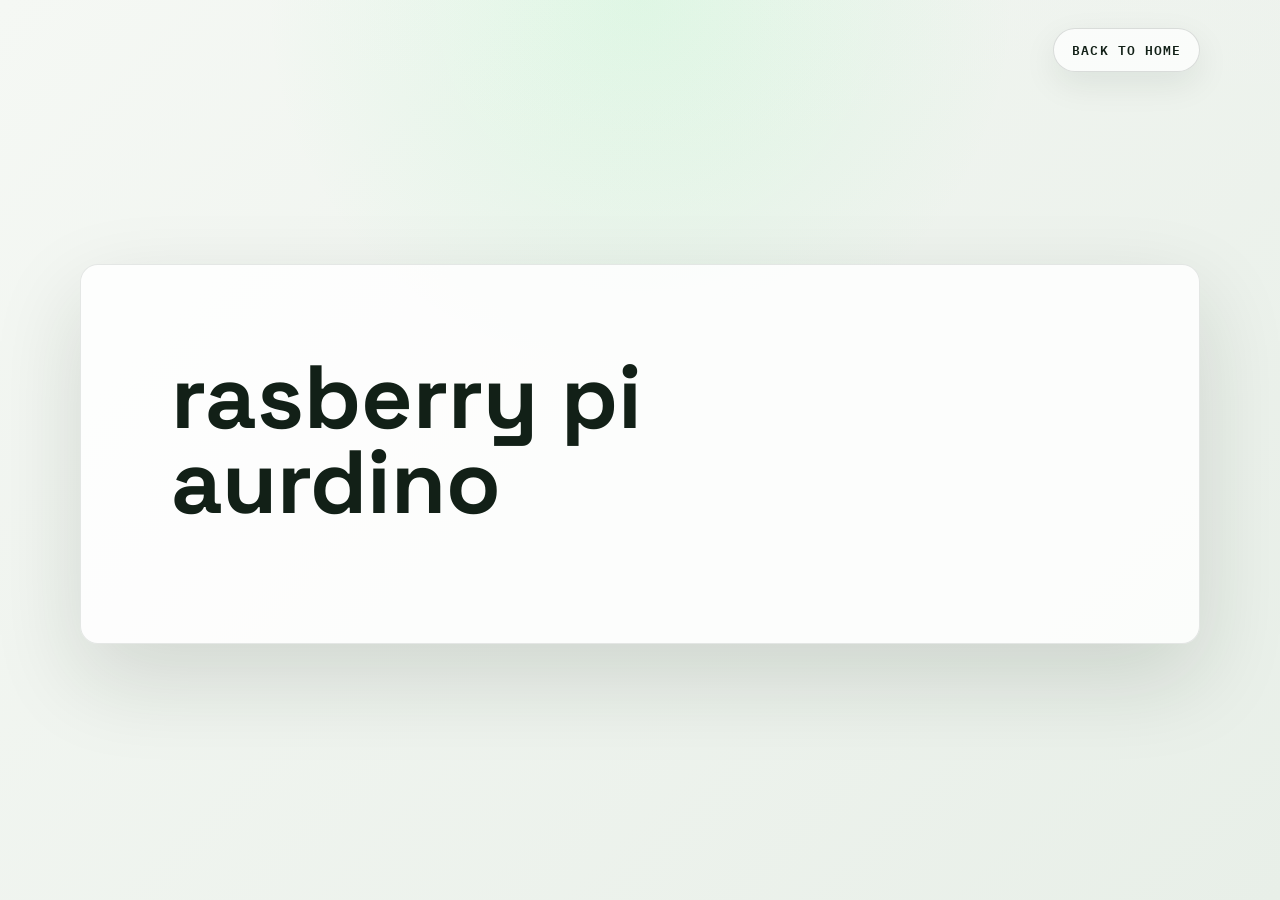
<file: hardware.html>
<!DOCTYPE html>
<html lang="en">
  <head>
    <meta charset="UTF-8" />
    <meta name="viewport" content="width=device-width, initial-scale=1.0" />
    <title>Hardware | North Valley Monitoring</title>
    <meta
      name="description"
      content="North Valley Monitoring hardware template page."
    />
    <link rel="preconnect" href="https://fonts.googleapis.com" />
    <link rel="preconnect" href="https://fonts.gstatic.com" crossorigin />
    <link
      href="https://fonts.googleapis.com/css2?family=IBM+Plex+Mono:wght@400;500;600&family=Space+Grotesk:wght@400;500;700&display=swap"
      rel="stylesheet"
    />
    <link rel="stylesheet" href="styles.css" />
  </head>
  <body class="mission-body">
    <main class="mission-page">
      <header class="mission-topbar">
        <a class="mission-home" href="index.html">Back to home</a>
      </header>
      <section class="mission-statement" aria-label="Hardware">
        <h1>rasberry pi<br />aurdino</h1>
      </section>
    </main>
  </body>
</html>
</file>
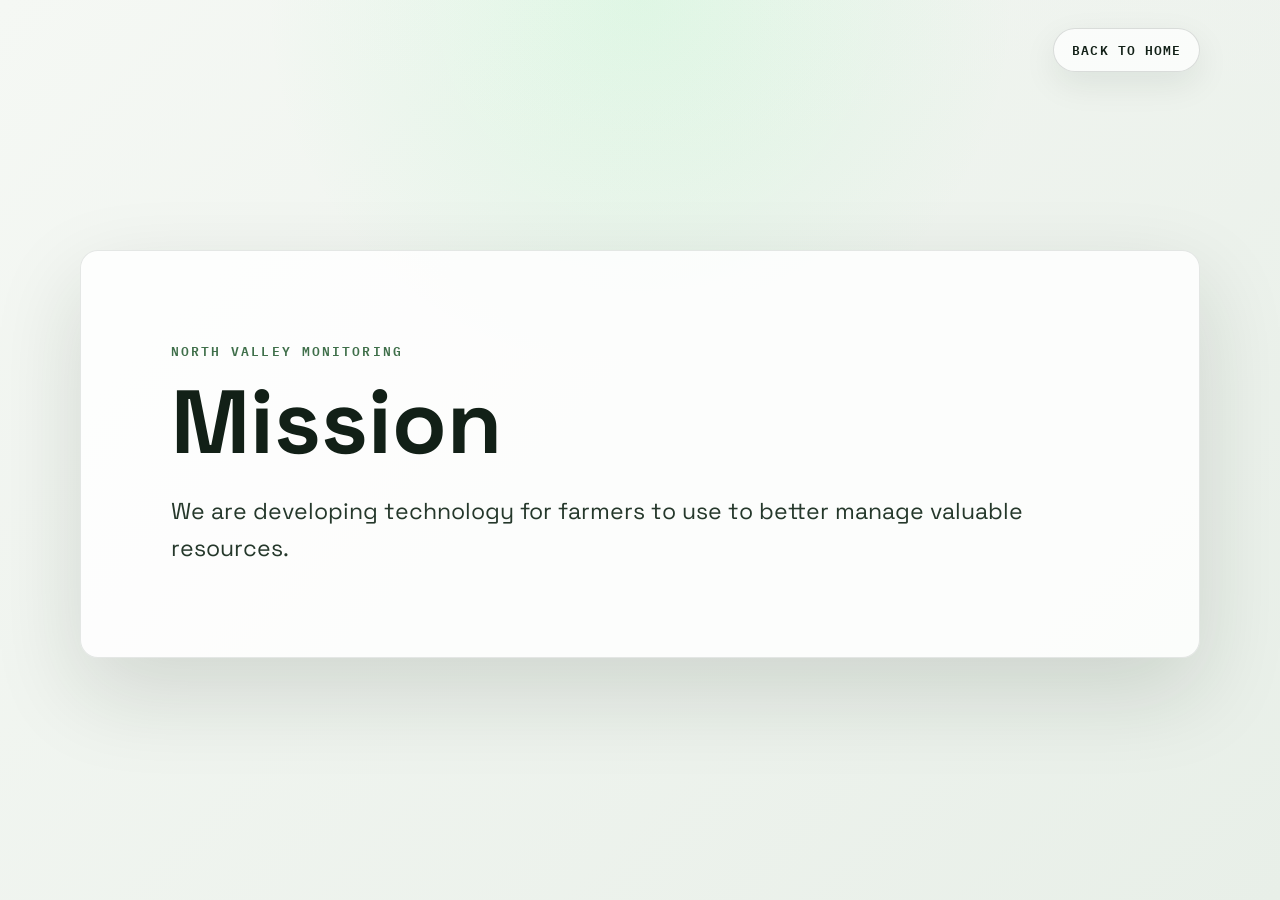
<file: mission.html>
<!DOCTYPE html>
<html lang="en">
  <head>
    <meta charset="UTF-8" />
    <meta name="viewport" content="width=device-width, initial-scale=1.0" />
    <title>Mission | North Valley Monitoring</title>
    <meta
      name="description"
      content="North Valley Monitoring's mission statement."
    />
    <link rel="preconnect" href="https://fonts.googleapis.com" />
    <link rel="preconnect" href="https://fonts.gstatic.com" crossorigin />
    <link
      href="https://fonts.googleapis.com/css2?family=IBM+Plex+Mono:wght@400;500;600&family=Space+Grotesk:wght@400;500;700&display=swap"
      rel="stylesheet"
    />
    <link rel="stylesheet" href="styles.css" />
  </head>
  <body class="mission-body">
    <main class="mission-page">
      <header class="mission-topbar">
        <a class="mission-home" href="index.html">Back to home</a>
      </header>
      <section class="mission-statement" aria-label="Mission statement">
        <p class="mission-eyebrow">North Valley Monitoring</p>
        <h1>Mission</h1>
        <p>
          We are developing technology for farmers to use to better manage
          valuable resources.
        </p>
      </section>
    </main>
  </body>
</html>
</file>
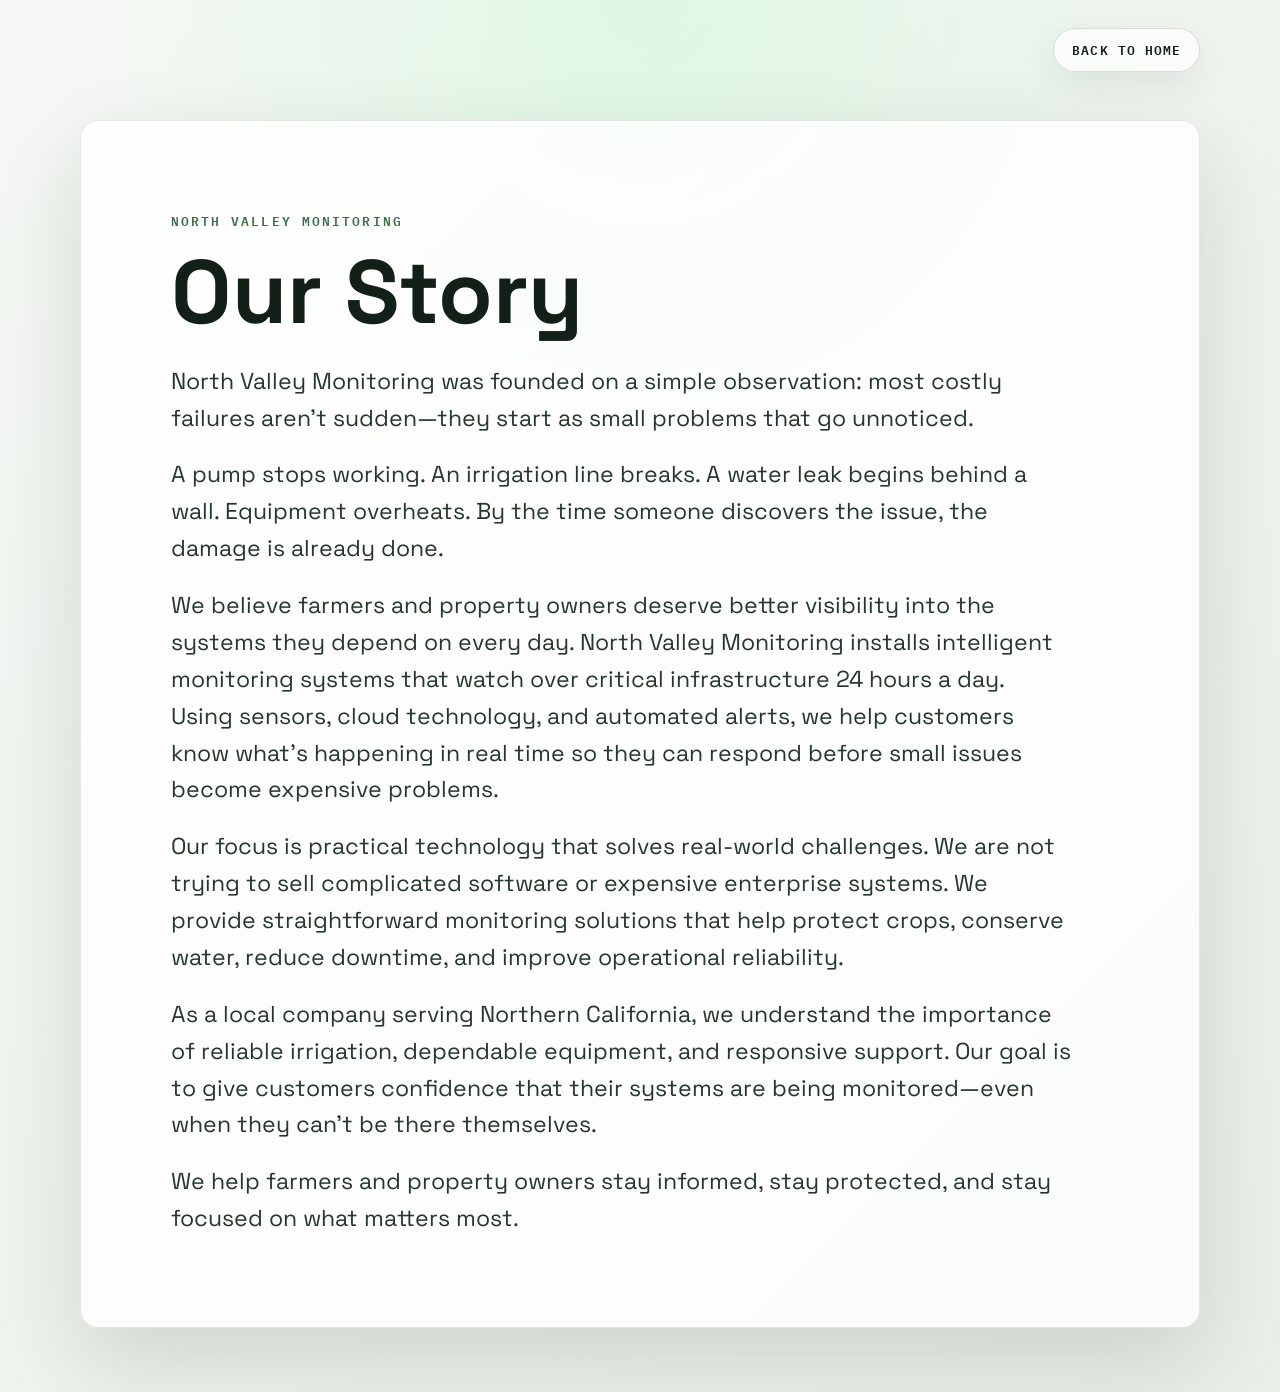
<file: our-story.html>
<!DOCTYPE html>
<html lang="en">
  <head>
    <meta charset="UTF-8" />
    <meta name="viewport" content="width=device-width, initial-scale=1.0" />
    <title>Our Story | North Valley Monitoring</title>
    <meta
      name="description"
      content="The story behind North Valley Monitoring."
    />
    <link rel="preconnect" href="https://fonts.googleapis.com" />
    <link rel="preconnect" href="https://fonts.gstatic.com" crossorigin />
    <link
      href="https://fonts.googleapis.com/css2?family=IBM+Plex+Mono:wght@400;500;600&family=Space+Grotesk:wght@400;500;700&display=swap"
      rel="stylesheet"
    />
    <link rel="stylesheet" href="styles.css" />
  </head>
  <body class="mission-body">
    <main class="mission-page">
      <header class="mission-topbar">
        <a class="mission-home" href="index.html">Back to home</a>
      </header>
      <section class="mission-statement story-page" aria-label="Our Story">
        <p class="mission-eyebrow">North Valley Monitoring</p>
        <h1>Our Story</h1>
        <p>
          North Valley Monitoring was founded on a simple observation: most
          costly failures aren't sudden&mdash;they start as small problems that go
          unnoticed.
        </p>
        <p>
          A pump stops working. An irrigation line breaks. A water leak begins
          behind a wall. Equipment overheats. By the time someone discovers the
          issue, the damage is already done.
        </p>
        <p>
          We believe farmers and property owners deserve better visibility into
          the systems they depend on every day. North Valley Monitoring installs
          intelligent monitoring systems that watch over critical infrastructure
          24 hours a day. Using sensors, cloud technology, and automated alerts,
          we help customers know what's happening in real time so they can
          respond before small issues become expensive problems.
        </p>
        <p>
          Our focus is practical technology that solves real-world challenges. We
          are not trying to sell complicated software or expensive enterprise
          systems. We provide straightforward monitoring solutions that help
          protect crops, conserve water, reduce downtime, and improve
          operational reliability.
        </p>
        <p>
          As a local company serving Northern California, we understand the
          importance of reliable irrigation, dependable equipment, and responsive
          support. Our goal is to give customers confidence that their systems
          are being monitored&mdash;even when they can't be there themselves.
        </p>
        <p>
          We help farmers and property owners stay informed, stay protected, and
          stay focused on what matters most.
        </p>
      </section>
    </main>
  </body>
</html>
</file>
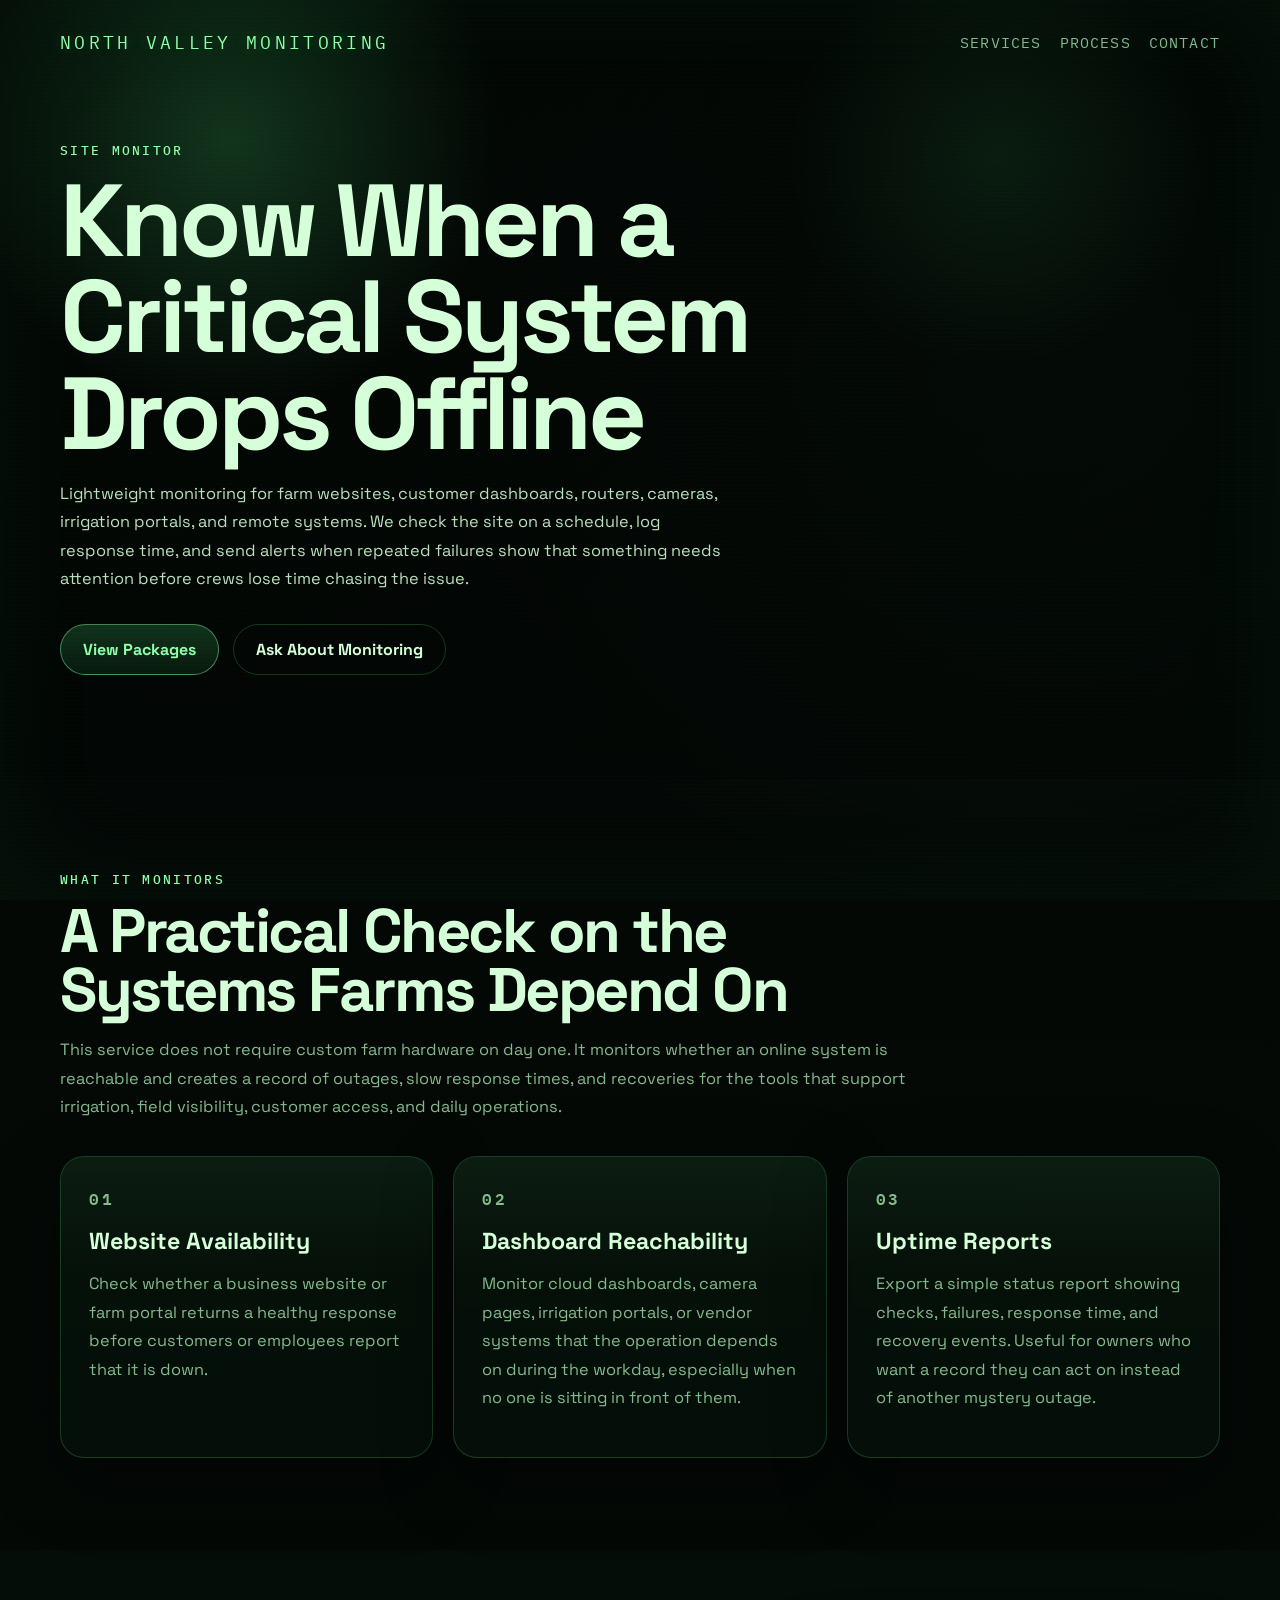
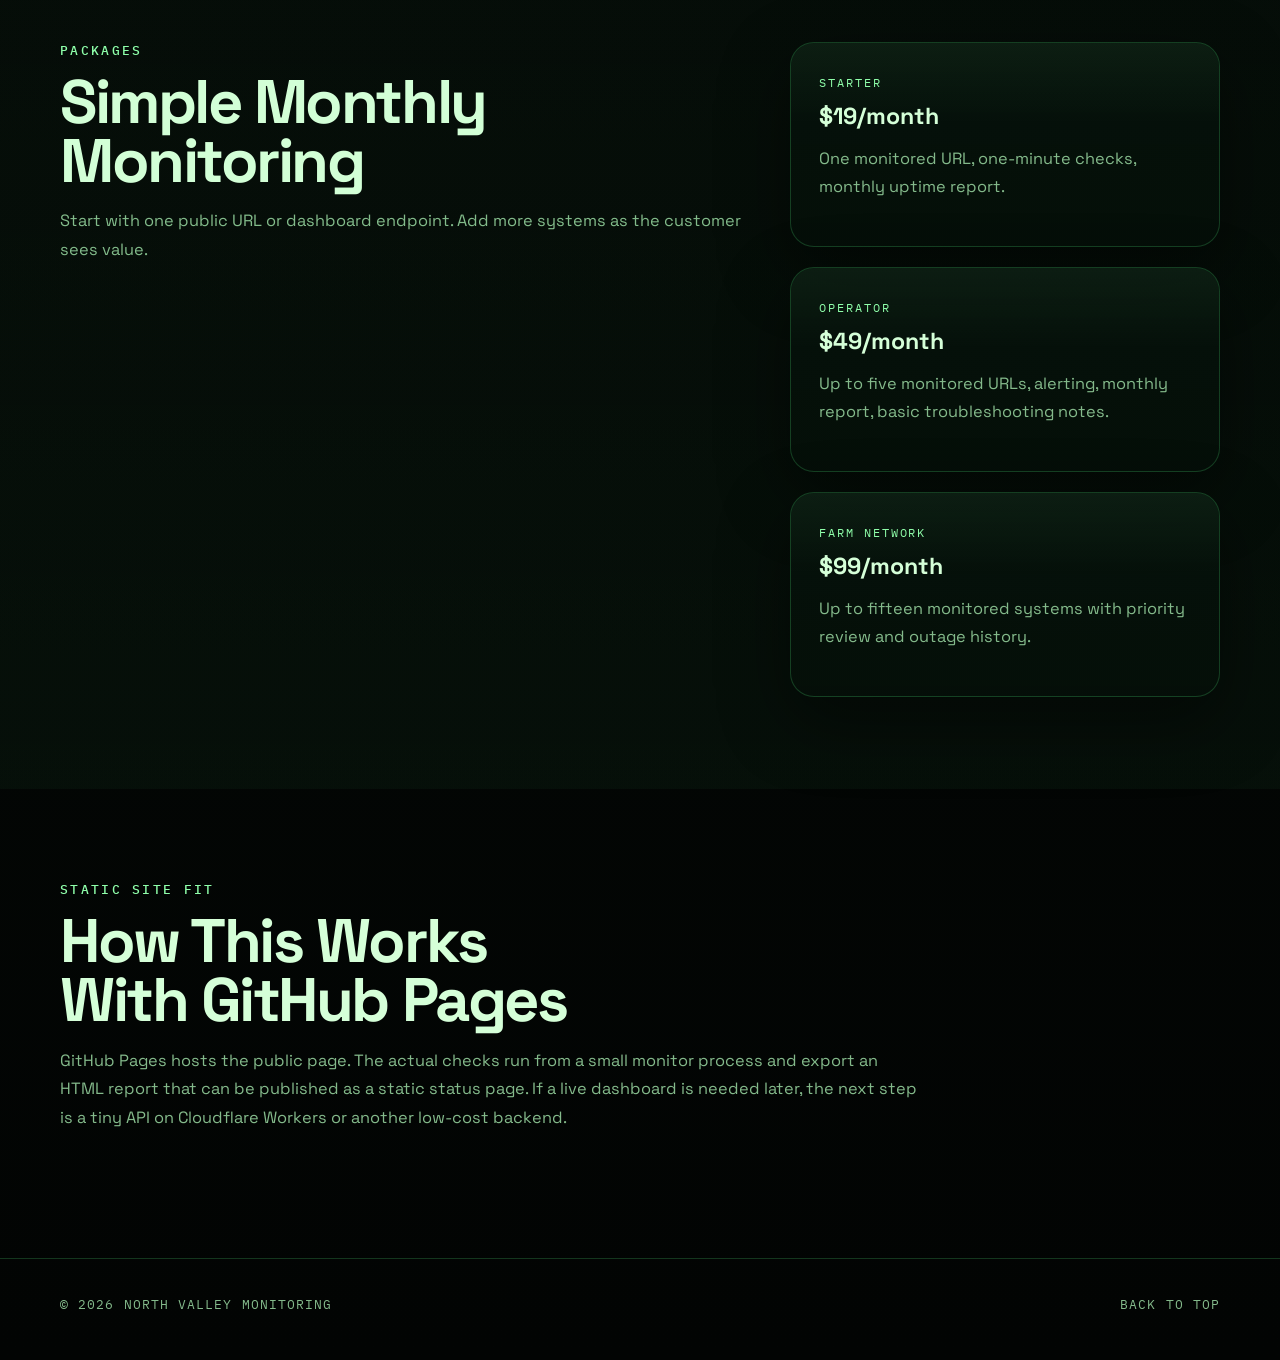
<file: site-monitor.html>
<!DOCTYPE html>
<html lang="en">
  <head>
    <meta charset="UTF-8" />
    <meta name="viewport" content="width=device-width, initial-scale=1.0" />
    <title>Site Uptime Monitoring | North Valley Monitoring</title>
    <meta
      name="description"
      content="North Valley Monitoring provides lightweight uptime monitoring for farm websites, dashboards, routers, and remote systems that growers depend on."
    />
    <link rel="preconnect" href="https://fonts.googleapis.com" />
    <link rel="preconnect" href="https://fonts.gstatic.com" crossorigin />
    <link
      href="https://fonts.googleapis.com/css2?family=IBM+Plex+Mono:wght@400;500;600&family=Space+Grotesk:wght@400;500;700&display=swap"
      rel="stylesheet"
    />
    <link rel="stylesheet" href="styles.css" />
  </head>
  <body>
    <header class="hero" id="top">
      <div class="hero-backdrop"></div>
      <nav class="nav container">
        <a class="brand" href="index.html">North Valley Monitoring</a>
        <div class="nav-links">
          <a href="index.html#services">Services</a>
          <a href="index.html#process">Process</a>
          <a href="index.html#contact">Contact</a>
        </div>
      </nav>

      <div class="hero-content container">
        <div class="hero-copy">
          <p class="eyebrow">Site Monitor</p>
          <h1>Know When a Critical System Drops Offline</h1>
          <p class="lead">
            Lightweight monitoring for farm websites, customer dashboards, routers, 
            cameras, irrigation portals, and remote systems. We check the site on a 
            schedule, log response time, and send alerts when repeated failures show 
            that something needs attention before crews lose time chasing the issue.
          </p>
          <div class="hero-actions">
            <a class="button" href="#packages">View Packages</a>
            <a class="button button-secondary" href="index.html#contact">Ask About Monitoring</a>
          </div>
        </div>
      </div>
    </header>

    <main>
      <section class="section container" id="what">
        <div class="section-heading">
          <p class="kicker">What It Monitors</p>
          <h2>A Practical Check on the Systems Farms Depend On</h2>
          <p class="section-text">
            This service does not require custom farm hardware on day one. It monitors 
            whether an online system is reachable and creates a record of outages, 
            slow response times, and recoveries for the tools that support irrigation, 
            field visibility, customer access, and daily operations.
          </p>
        </div>

        <div class="cards">
          <article class="card">
            <p class="card-index">01</p>
            <h3>Website Availability</h3>
            <p>
              Check whether a business website or farm portal returns a healthy 
              response before customers or employees report that it is down.
            </p>
          </article>
          <article class="card">
            <p class="card-index">02</p>
            <h3>Dashboard Reachability</h3>
            <p>
              Monitor cloud dashboards, camera pages, irrigation portals, or vendor 
              systems that the operation depends on during the workday, especially 
              when no one is sitting in front of them.
            </p>
          </article>
          <article class="card">
            <p class="card-index">03</p>
            <h3>Uptime Reports</h3>
            <p>
              Export a simple status report showing checks, failures, response time, 
              and recovery events. Useful for owners who want a record they can act 
              on instead of another mystery outage.
            </p>
          </article>
        </div>
      </section>

      <section class="section section-alt" id="packages">
        <div class="container split">
          <div>
            <p class="kicker">Packages</p>
            <h2>Simple Monthly Monitoring</h2>
            <p class="section-text">
              Start with one public URL or dashboard endpoint. Add more systems as the 
              customer sees value.
            </p>
          </div>
          <div class="steps">
            <article class="step">
              <span>Starter</span>
              <h3>$19/month</h3>
              <p>One monitored URL, one-minute checks, monthly uptime report.</p>
            </article>
            <article class="step">
              <span>Operator</span>
              <h3>$49/month</h3>
              <p>Up to five monitored URLs, alerting, monthly report, basic troubleshooting notes.</p>
            </article>
            <article class="step">
              <span>Farm Network</span>
              <h3>$99/month</h3>
              <p>Up to fifteen monitored systems with priority review and outage history.</p>
            </article>
          </div>
        </div>
      </section>

      <section class="section container" id="static">
        <div class="section-heading">
          <p class="kicker">Static Site Fit</p>
          <h2>How This Works With GitHub Pages</h2>
          <p class="section-text">
            GitHub Pages hosts the public page. The actual checks run from a small 
            monitor process and export an HTML report that can be published as a 
            static status page. If a live dashboard is needed later, the next step is 
            a tiny API on Cloudflare Workers or another low-cost backend.
          </p>
        </div>
      </section>
    </main>

    <footer class="footer">
      <div class="container footer-content">
        <p>© <span id="year"></span> North Valley Monitoring</p>
        <a href="#top">Back to top</a>
      </div>
    </footer>

    <script src="script.js?v=5"></script>
  </body>
</html>
</file>
<file: styles.css>
:root {
  --bg: #030504;
  --bg-elevated: #07110b;
  --panel: rgba(6, 19, 11, 0.82);
  --panel-strong: rgba(5, 15, 9, 0.94);
  --ink: #d5ffd8;
  --muted: #84ba8b;
  --accent: #55ff88;
  --accent-strong: #8fffaa;
  --accent-dim: rgba(85, 255, 136, 0.16);
  --line: rgba(85, 255, 136, 0.2);
  --line-strong: rgba(143, 255, 170, 0.45);
  --danger: #0b130d;
  --shadow: 0 24px 70px rgba(0, 0, 0, 0.45);
  --radius: 24px;
}

* {
  box-sizing: border-box;
}

html {
  scroll-behavior: smooth;
}

body {
  margin: 0;
  min-width: 320px;
  font-family: "Space Grotesk", sans-serif;
  color: var(--ink);
  background:
    radial-gradient(circle at top left, rgba(85, 255, 136, 0.09), transparent 24%),
    radial-gradient(circle at 80% 10%, rgba(85, 255, 136, 0.07), transparent 22%),
    linear-gradient(180deg, #020403 0%, #040906 42%, #020403 100%);
}

body::before {
  content: "";
  position: fixed;
  inset: 0;
  background:
    linear-gradient(rgba(255, 255, 255, 0.02), rgba(255, 255, 255, 0.02)),
    repeating-linear-gradient(
      180deg,
      rgba(85, 255, 136, 0.03) 0,
      rgba(85, 255, 136, 0.03) 1px,
      transparent 1px,
      transparent 4px
    );
  opacity: 0.3;
  pointer-events: none;
  z-index: 999;
}

body::after {
  content: "";
  position: fixed;
  inset: 0;
  box-shadow: inset 0 0 120px rgba(85, 255, 136, 0.05);
  pointer-events: none;
  z-index: 998;
}

body.mission-body::before,
body.mission-body::after {
  display: none;
}

a {
  color: inherit;
}

.mission-page {
  display: flex;
  flex-direction: column;
  min-height: 100vh;
  padding: 28px 40px 64px;
  background:
    linear-gradient(180deg, rgba(245, 249, 246, 0.04), rgba(2, 5, 3, 0) 32%),
    radial-gradient(circle at 50% 0%, rgba(85, 255, 136, 0.12), transparent 34%),
    linear-gradient(135deg, #f5f8f4 0%, #e8efe8 100%);
  color: #122017;
}

.mission-topbar {
  display: flex;
  justify-content: flex-end;
  width: min(1120px, 100%);
  margin: 0 auto;
}

.mission-home {
  display: inline-flex;
  align-items: center;
  min-height: 44px;
  padding: 0 18px;
  border: 1px solid rgba(18, 32, 23, 0.14);
  border-radius: 999px;
  background: rgba(255, 255, 255, 0.72);
  color: #122017;
  font-family: "IBM Plex Mono", monospace;
  font-size: 0.82rem;
  font-weight: 600;
  letter-spacing: 0.08em;
  text-decoration: none;
  text-transform: uppercase;
  box-shadow: 0 12px 34px rgba(18, 32, 23, 0.08);
}

.mission-home:hover,
.mission-home:focus-visible {
  border-color: rgba(18, 32, 23, 0.28);
  background: #ffffff;
}

.mission-statement {
  width: min(1120px, 100%);
  margin: auto;
  padding: clamp(52px, 7vw, 96px);
  border: 1px solid rgba(18, 32, 23, 0.1);
  border-radius: 18px;
  background: rgba(255, 255, 255, 0.82);
  box-shadow: 0 34px 90px rgba(18, 32, 23, 0.14);
}

.mission-statement .mission-eyebrow {
  margin: 0 0 18px;
  color: #3f6f4a;
  font-family: "IBM Plex Mono", monospace;
  font-size: 0.82rem;
  font-weight: 600;
  letter-spacing: 0.16em;
  text-transform: uppercase;
}

.mission-statement h1 {
  max-width: none;
  margin: 0 0 28px;
  color: #122017;
  font-size: clamp(3.5rem, 7vw, 6.5rem);
  line-height: 0.95;
  letter-spacing: 0;
}

.mission-statement p {
  max-width: 900px;
  margin: 0;
  color: #25382b;
  font-size: clamp(1.25rem, 1.8vw, 1.8rem);
  line-height: 1.6;
}

.story-page {
  margin: 48px auto 0;
}

.story-page p + p {
  margin-top: 20px;
}

.container {
  width: min(1160px, calc(100% - 40px));
  margin: 0 auto;
}

.hero {
  position: relative;
  overflow: hidden;
  padding-bottom: 56px;
}

.home-simple {
  min-height: 100vh;
  display: flex;
  flex-direction: column;
}

.simple-hero {
  padding-bottom: 0;
}

.simple-main {
  display: flex;
  flex: 1;
  align-items: flex-end;
}

.contact-tiles {
  width: 100%;
}

.contact-form-simple {
  width: min(760px, 100%);
  margin: 28px auto 0;
}

.hero-backdrop {
  position: absolute;
  inset: 0;
  background:
    radial-gradient(circle at 18% 18%, rgba(85, 255, 136, 0.18), transparent 22%),
    radial-gradient(circle at 78% 20%, rgba(85, 255, 136, 0.08), transparent 18%),
    linear-gradient(135deg, rgba(2, 5, 3, 0.9), rgba(2, 6, 4, 0.65));
  pointer-events: none;
}

.nav,
.hero-content {
  position: relative;
  z-index: 1;
}

.nav {
  display: flex;
  justify-content: space-between;
  align-items: center;
  gap: 24px;
  padding: 30px 0 18px;
}

.brand,
h1,
h2,
h3 {
  margin-top: 0;
  text-wrap: balance;
}

.brand {
  color: var(--accent-strong);
  font-family: "IBM Plex Mono", monospace;
  font-size: 1.15rem;
  letter-spacing: 0.18em;
  text-transform: uppercase;
  text-decoration: none;
  text-shadow: 0 0 16px rgba(85, 255, 136, 0.24);
}

.nav-links {
  display: flex;
  flex-wrap: wrap;
  gap: 18px;
}

.nav-links a {
  color: var(--muted);
  font-family: "IBM Plex Mono", monospace;
  font-size: 0.92rem;
  text-decoration: none;
  text-transform: uppercase;
  letter-spacing: 0.08em;
}

.nav-links a:hover,
.nav-links a:focus-visible {
  color: var(--accent-strong);
}

.hero-content {
  display: grid;
  grid-template-columns: minmax(0, 1.2fr) minmax(300px, 420px);
  gap: 28px;
  align-items: stretch;
  padding: 70px 0 48px;
}

.eyebrow,
.kicker,
.step span,
.card-index {
  font-family: "IBM Plex Mono", monospace;
}

.eyebrow,
.kicker {
  margin: 0 0 14px;
  color: var(--accent-strong);
  font-size: 0.8rem;
  font-weight: 500;
  letter-spacing: 0.18em;
  text-transform: uppercase;
}

h1 {
  max-width: 11ch;
  margin-bottom: 18px;
  font-size: clamp(3.3rem, 8vw, 6.4rem);
  line-height: 0.94;
  letter-spacing: -0.04em;
}

h2 {
  margin-bottom: 16px;
  font-size: clamp(2.2rem, 4.8vw, 4rem);
  line-height: 0.96;
  letter-spacing: -0.04em;
}

h3 {
  margin-bottom: 12px;
  font-size: 1.45rem;
  line-height: 1.05;
}

.lead,
.section-text,
.card p,
.step p,
.about-panel p,
.contact-card p,
.panel-note,
.form-note,
.checklist {
  color: var(--muted);
  font-size: 1.02rem;
  line-height: 1.75;
}

.lead {
  max-width: 42rem;
  color: rgba(213, 255, 216, 0.88);
}

.hero-actions {
  display: flex;
  flex-wrap: wrap;
  gap: 14px;
  margin-top: 30px;
}

.button {
  appearance: none;
  border: 1px solid var(--line-strong);
  border-radius: 999px;
  padding: 14px 22px;
  background: linear-gradient(180deg, rgba(85, 255, 136, 0.18), rgba(85, 255, 136, 0.08));
  color: var(--accent-strong);
  font: inherit;
  font-weight: 700;
  text-decoration: none;
  cursor: pointer;
  transition:
    transform 160ms ease,
    border-color 160ms ease,
    box-shadow 160ms ease,
    background-color 160ms ease;
  box-shadow: 0 0 0 rgba(85, 255, 136, 0);
}

.button:hover,
.button:focus-visible {
  transform: translateY(-1px);
  border-color: var(--accent-strong);
  box-shadow: 0 0 24px rgba(85, 255, 136, 0.18);
}

.button-secondary {
  background: transparent;
  color: var(--ink);
  border-color: var(--line);
}

.button-secondary:hover,
.button-secondary:focus-visible {
  background: rgba(85, 255, 136, 0.08);
}

.cards,
.steps,
.contact-layout,
.split {
  display: grid;
  gap: 20px;
}

.card,
.step,
.about-panel,
.check-panel,
.contact-card,
.contact-form {
  border: 1px solid var(--line);
  border-radius: var(--radius);
  background: linear-gradient(180deg, var(--panel), var(--panel-strong));
  box-shadow: var(--shadow);
}

.card,
.step,
.about-panel,
.check-panel,
.contact-card,
.contact-form {
  padding: 28px;
}

.section {
  padding: 92px 0;
}

.section-alt {
  position: relative;
}

.section-alt::before {
  content: "";
  position: absolute;
  inset: 0;
  pointer-events: none;
}

.section-alt::before {
  background: linear-gradient(180deg, rgba(85, 255, 136, 0.02), rgba(85, 255, 136, 0.04));
}

.section-heading {
  margin-bottom: 34px;
  max-width: 54rem;
}

.cards {
  grid-template-columns: repeat(3, minmax(0, 1fr));
}

.card,
.step,
.about-panel,
.check-panel,
.contact-card,
.contact-form {
  position: relative;
}

.card::before,
.step::before,
.about-panel::before,
.check-panel::before,
.contact-card::before,
.contact-form::before {
  content: "";
  position: absolute;
  inset: 0;
  border-radius: inherit;
  background: linear-gradient(180deg, rgba(143, 255, 170, 0.05), transparent 40%);
  pointer-events: none;
}

.card-index {
  margin: 0 0 16px;
  color: var(--accent-strong);
  font-size: 0.76rem;
  font-weight: 600;
  letter-spacing: 0.16em;
}

.split {
  grid-template-columns: minmax(0, 1fr) minmax(320px, 430px);
  align-items: start;
}

.split-wide {
  grid-template-columns: minmax(0, 1.15fr) minmax(300px, 0.85fr);
}

.step span {
  display: inline-block;
  margin-bottom: 14px;
  color: var(--accent-strong);
  font-size: 0.76rem;
  letter-spacing: 0.16em;
  text-transform: uppercase;
}

.about-tags {
  display: flex;
  flex-wrap: wrap;
  gap: 10px;
  margin-top: 24px;
}

.about-tags span {
  padding: 9px 12px;
  border: 1px solid var(--line);
  border-radius: 999px;
  background: rgba(85, 255, 136, 0.06);
  color: var(--accent-strong);
  font-family: "IBM Plex Mono", monospace;
  font-size: 0.78rem;
  letter-spacing: 0.04em;
}

.checklist {
  margin: 0;
  padding-left: 22px;
}

.checklist li + li {
  margin-top: 10px;
}

.contact-layout {
  grid-template-columns: minmax(260px, 340px) minmax(0, 1fr);
  align-items: start;
}

.contact-card h3 {
  margin-bottom: 18px;
}

.contact-form {
  display: grid;
  gap: 10px;
}

.contact-form label {
  color: var(--accent-strong);
  font-family: "IBM Plex Mono", monospace;
  font-size: 0.8rem;
  font-weight: 500;
  letter-spacing: 0.1em;
  text-transform: uppercase;
}

.contact-form input,
.contact-form textarea {
  width: 100%;
  border: 1px solid var(--line);
  border-radius: 14px;
  background: rgba(0, 0, 0, 0.22);
  padding: 14px 16px;
  font: inherit;
  color: var(--ink);
}

.contact-form input:focus,
.contact-form textarea:focus {
  outline: 1px solid var(--accent-strong);
  border-color: var(--accent-strong);
  box-shadow: 0 0 0 4px rgba(85, 255, 136, 0.08);
}

.contact-form textarea {
  resize: vertical;
  min-height: 150px;
}

.form-note {
  margin: 4px 0 0;
}

.footer {
  border-top: 1px solid var(--line);
  padding: 22px 0 34px;
}

.footer-content {
  display: flex;
  justify-content: space-between;
  gap: 16px;
  align-items: center;
  color: var(--muted);
  font-family: "IBM Plex Mono", monospace;
  font-size: 0.84rem;
  text-transform: uppercase;
  letter-spacing: 0.08em;
}

.footer-content a {
  text-decoration: none;
}

.footer-content a:hover,
.footer-content a:focus-visible {
  color: var(--accent-strong);
}

@media (max-width: 1024px) {
  .hero-content,
  .split,
  .split-wide,
  .contact-layout {
    grid-template-columns: 1fr;
  }

  .cards {
    grid-template-columns: repeat(2, minmax(0, 1fr));
  }

  h1 {
    max-width: 13ch;
  }
}

@media (max-width: 720px) {
  .container {
    width: min(100% - 28px, 1160px);
  }

  .nav,
  .footer-content {
    flex-direction: column;
    align-items: flex-start;
  }

  .hero-content {
    padding-top: 46px;
  }

  .cards {
    grid-template-columns: 1fr;
  }

  .section {
    padding: 78px 0;
  }

  .card,
  .step,
  .about-panel,
  .check-panel,
  .contact-card,
  .contact-form {
    padding: 22px;
  }

  h1 {
    font-size: clamp(2.8rem, 14vw, 4.3rem);
  }

  h2 {
    font-size: clamp(2rem, 10vw, 3rem);
  }
}
</file>
